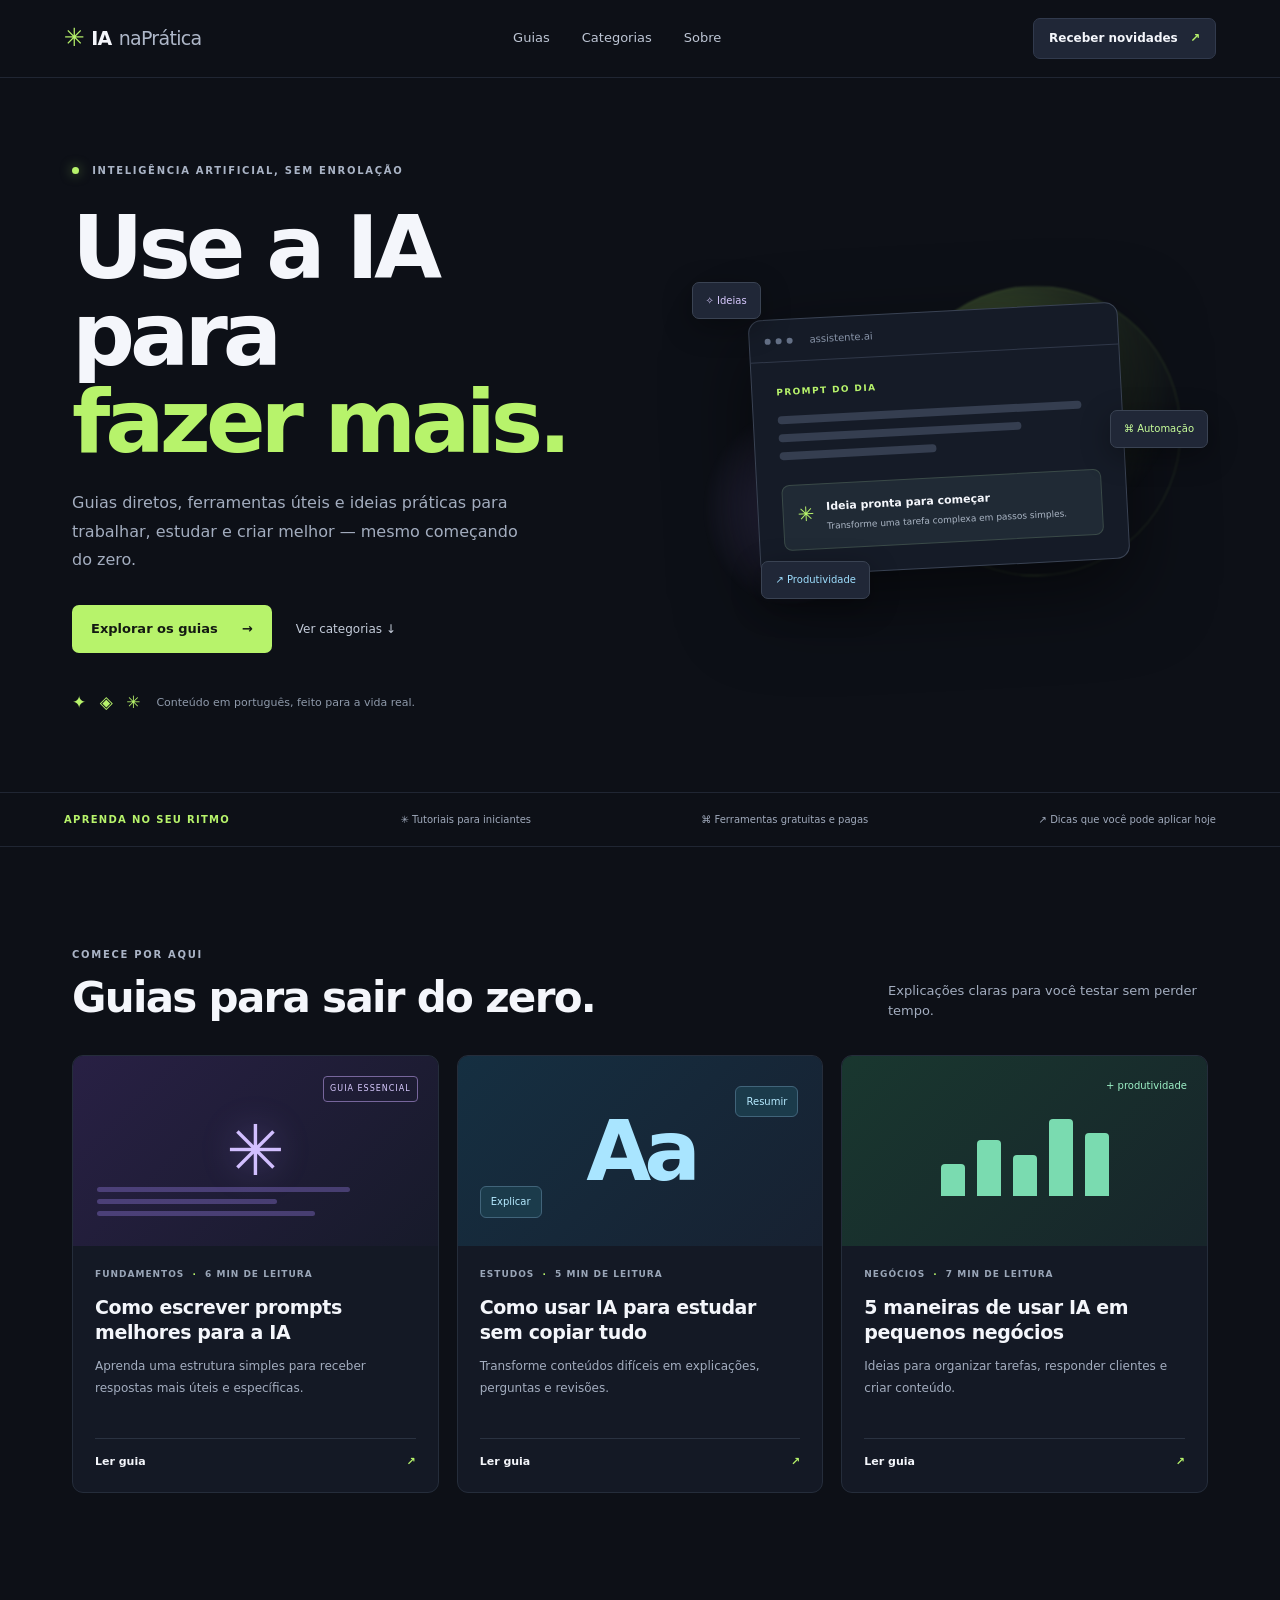
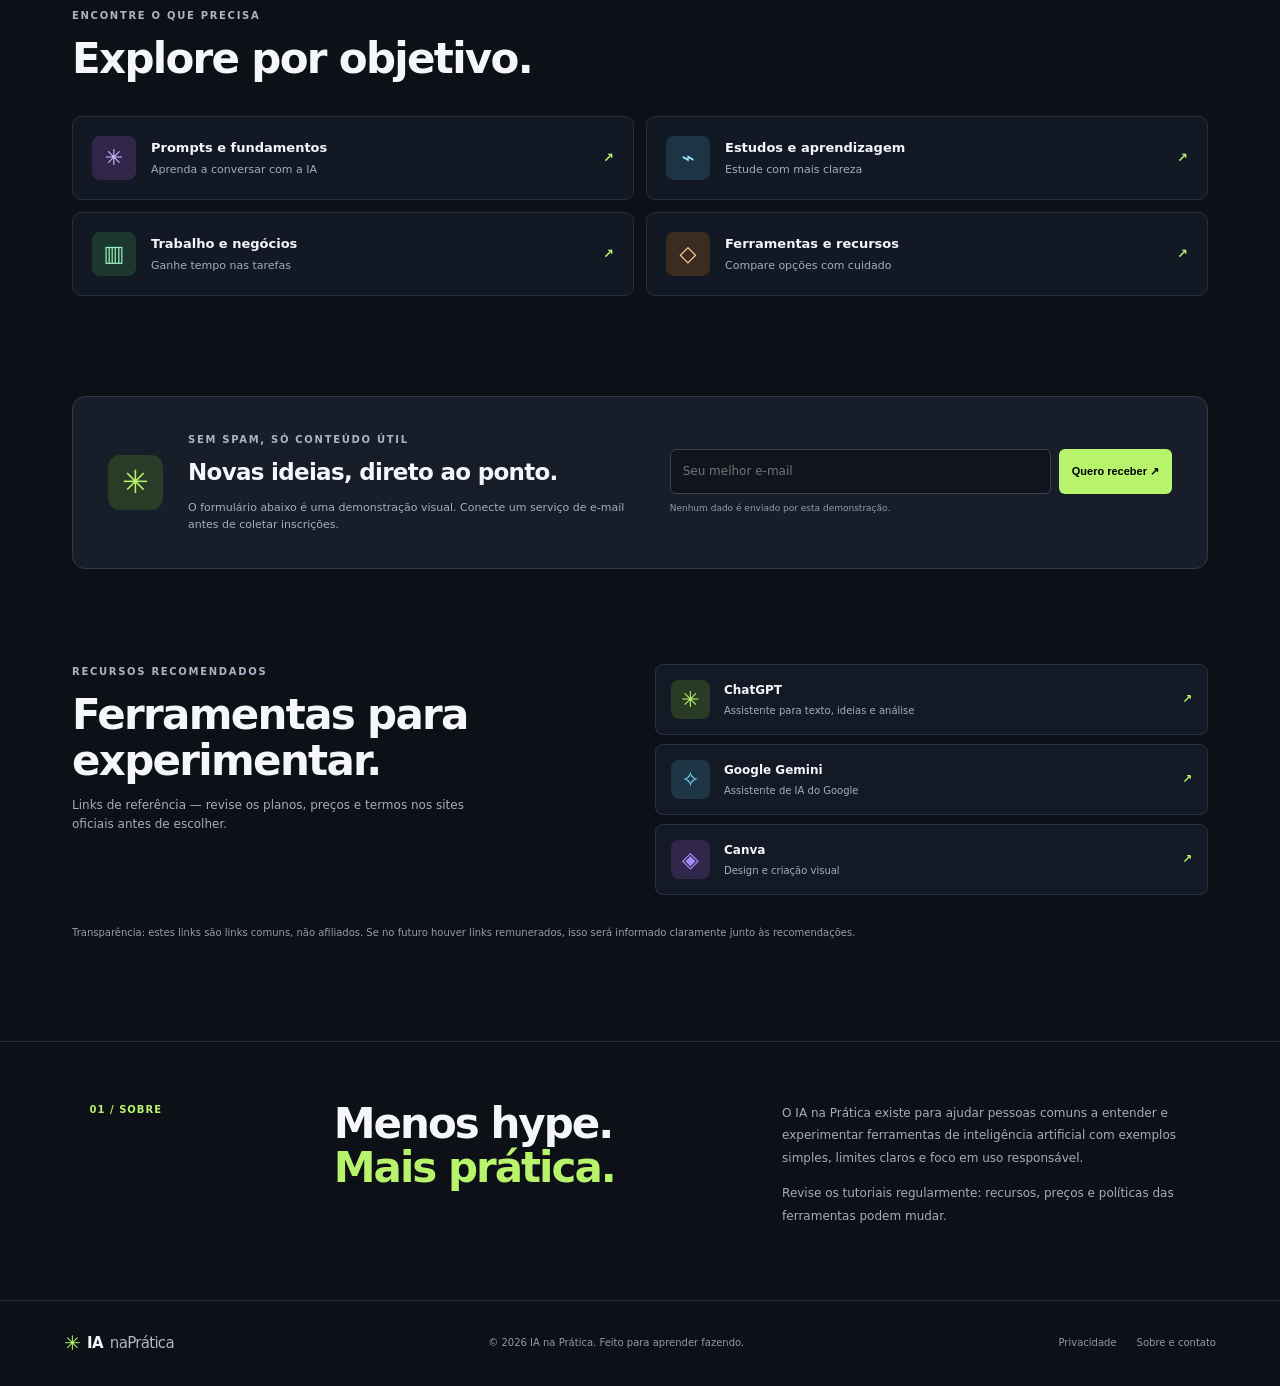
<file: index.html>
<!doctype html>
<html lang="pt-BR">
<head>
  <meta charset="utf-8">
  <meta name="viewport" content="width=device-width,initial-scale=1">
  <title>IA na Prática — Ferramentas de inteligência artificial sem complicação</title>
  <meta name="description" content="Guias simples, comparativos e tutoriais para usar ferramentas de inteligência artificial no trabalho, nos estudos e na criação de conteúdo.">
  <meta name="theme-color" content="#10131b">
  <link rel="canonical" href="https://SEU-DOMINIO.example/">
  <link rel="stylesheet" href="styles.css">
  <script defer src="script.js"></script>
  <meta property="og:title" content="IA na Prática">
  <meta property="og:description" content="Descubra como usar IA de forma prática, sem complicação.">
  <meta property="og:type" content="website">
</head>
<body>
<header class="topbar">
  <a class="brand" href="index.html"><span class="brand-mark">✳</span> IA<span>naPrática</span></a>
  <nav><a href="#guias">Guias</a><a href="#categorias">Categorias</a><a href="#sobre">Sobre</a></nav>
  <a class="nav-cta" href="#newsletter">Receber novidades <span>↗</span></a>
</header>
<main>
  <section class="hero">
    <div class="hero-copy">
      <div class="eyebrow"><span class="pulse"></span> INTELIGÊNCIA ARTIFICIAL, SEM ENROLAÇÃO</div>
      <h1>Use a IA para<br><em>fazer mais.</em></h1>
      <p>Guias diretos, ferramentas úteis e ideias práticas para trabalhar, estudar e criar melhor — mesmo começando do zero.</p>
      <div class="hero-actions"><a class="button primary" href="#guias">Explorar os guias <span>→</span></a><a class="text-link" href="#categorias">Ver categorias ↓</a></div>
      <div class="hero-note"><span class="avatars">✦ ◈ ✳</span> Conteúdo em português, feito para a vida real.</div>
    </div>
    <div class="hero-art" aria-label="Ilustração abstrata de inteligência artificial">
      <div class="orb orb-one"></div><div class="orb orb-two"></div>
      <div class="ai-window"><div class="window-top"><i></i><i></i><i></i><span>assistente.ai</span></div><div class="window-body"><div class="tiny-label">PROMPT DO DIA</div><div class="prompt-line long"></div><div class="prompt-line"></div><div class="prompt-line short"></div><div class="answer"><span>✳</span><div><b>Ideia pronta para começar</b><small>Transforme uma tarefa complexa em passos simples.</small></div></div></div></div>
      <div class="float-chip chip-a">✧ Ideias</div><div class="float-chip chip-b">⌘ Automação</div><div class="float-chip chip-c">↗ Produtividade</div>
    </div>
  </section>
  <section class="trust-strip"><span>APRENDA NO SEU RITMO</span><span>✳ Tutoriais para iniciantes</span><span>⌘ Ferramentas gratuitas e pagas</span><span>↗ Dicas que você pode aplicar hoje</span></section>
  <section class="section" id="guias">
    <div class="section-heading"><div><div class="eyebrow">COMECE POR AQUI</div><h2>Guias para sair do zero.</h2></div><p>Explicações claras para você testar sem perder tempo.</p></div>
    <div class="feature-grid">
      <a class="feature-card featured" href="artigos/como-escrever-prompts.html"><div class="card-visual visual-purple"><span class="visual-icon">✳</span><div class="visual-lines"><i></i><i></i><i></i></div><span class="visual-tag">GUIA ESSENCIAL</span></div><div class="card-content"><div class="meta">FUNDAMENTOS <span>·</span> 6 MIN DE LEITURA</div><h3>Como escrever prompts melhores para a IA</h3><p>Aprenda uma estrutura simples para receber respostas mais úteis e específicas.</p><span class="read-link">Ler guia <b>↗</b></span></div></a>
      <a class="feature-card" href="artigos/ia-para-estudar.html"><div class="card-visual visual-blue"><span class="big-symbol">Aa</span><span class="mini-bubble">Resumir</span><span class="mini-bubble bubble-two">Explicar</span></div><div class="card-content"><div class="meta">ESTUDOS <span>·</span> 5 MIN DE LEITURA</div><h3>Como usar IA para estudar sem copiar tudo</h3><p>Transforme conteúdos difíceis em explicações, perguntas e revisões.</p><span class="read-link">Ler guia <b>↗</b></span></div></a>
      <a class="feature-card" href="artigos/ia-para-pequenos-negocios.html"><div class="card-visual visual-green"><span class="chart-bars"><i></i><i></i><i></i><i></i><i></i></span><span class="chart-label">+ produtividade</span></div><div class="card-content"><div class="meta">NEGÓCIOS <span>·</span> 7 MIN DE LEITURA</div><h3>5 maneiras de usar IA em pequenos negócios</h3><p>Ideias para organizar tarefas, responder clientes e criar conteúdo.</p><span class="read-link">Ler guia <b>↗</b></span></div></a>
    </div>
  </section>
  <section class="category-section" id="categorias"><div class="section-heading"><div><div class="eyebrow">ENCONTRE O QUE PRECISA</div><h2>Explore por objetivo.</h2></div></div>
    <div class="category-grid"><a href="artigos/como-escrever-prompts.html"><span class="cat-icon purple">✳</span><span><b>Prompts e fundamentos</b><small>Aprenda a conversar com a IA</small></span><b class="arrow">↗</b></a><a href="artigos/ia-para-estudar.html"><span class="cat-icon blue">⌁</span><span><b>Estudos e aprendizagem</b><small>Estude com mais clareza</small></span><b class="arrow">↗</b></a><a href="artigos/ia-para-pequenos-negocios.html"><span class="cat-icon green">▥</span><span><b>Trabalho e negócios</b><small>Ganhe tempo nas tarefas</small></span><b class="arrow">↗</b></a><a href="#monetizacao"><span class="cat-icon orange">◇</span><span><b>Ferramentas e recursos</b><small>Compare opções com cuidado</small></span><b class="arrow">↗</b></a></div>
  </section>
  <section class="newsletter-section" id="newsletter"><div class="newsletter-mark">✳</div><div><div class="eyebrow">SEM SPAM, SÓ CONTEÚDO ÚTIL</div><h2>Novas ideias, direto ao ponto.</h2><p>O formulário abaixo é uma demonstração visual. Conecte um serviço de e-mail antes de coletar inscrições.</p></div><form class="signup-form" id="signup-form"><label class="sr-only" for="email">Seu e-mail</label><input id="email" type="email" placeholder="Seu melhor e-mail" required><button type="submit">Quero receber ↗</button><small id="form-message">Nenhum dado é enviado por esta demonstração.</small></form></section>
  <section class="monetization" id="monetizacao"><div><div class="eyebrow">RECURSOS RECOMENDADOS</div><h2>Ferramentas para experimentar.</h2><p>Links de referência — revise os planos, preços e termos nos sites oficiais antes de escolher.</p></div><div class="tool-links"><a href="https://chatgpt.com/" target="_blank" rel="noopener noreferrer"><span class="tool-icon">✳</span><span><b>ChatGPT</b><small>Assistente para texto, ideias e análise</small></span><b>↗</b></a><a href="https://gemini.google.com/" target="_blank" rel="noopener noreferrer"><span class="tool-icon blue-icon">✧</span><span><b>Google Gemini</b><small>Assistente de IA do Google</small></span><b>↗</b></a><a href="https://www.canva.com/" target="_blank" rel="noopener noreferrer"><span class="tool-icon purple-icon">◈</span><span><b>Canva</b><small>Design e criação visual</small></span><b>↗</b></a></div><p class="disclosure">Transparência: estes links são links comuns, não afiliados. Se no futuro houver links remunerados, isso será informado claramente junto às recomendações.</p></section>
  <section class="about-section" id="sobre"><div class="about-number">01 / SOBRE</div><div><h2>Menos hype.<br><em>Mais prática.</em></h2></div><div><p>O IA na Prática existe para ajudar pessoas comuns a entender e experimentar ferramentas de inteligência artificial com exemplos simples, limites claros e foco em uso responsável.</p><p>Revise os tutoriais regularmente: recursos, preços e políticas das ferramentas podem mudar.</p></div></section>
</main>
<footer><a class="brand" href="index.html"><span class="brand-mark">✳</span> IA<span>naPrática</span></a><span>© <span id="year"></span> IA na Prática. Feito para aprender fazendo.</span><div><a href="privacidade.html">Privacidade</a><a href="sobre.html">Sobre e contato</a></div></footer>
</body></html>
</file>
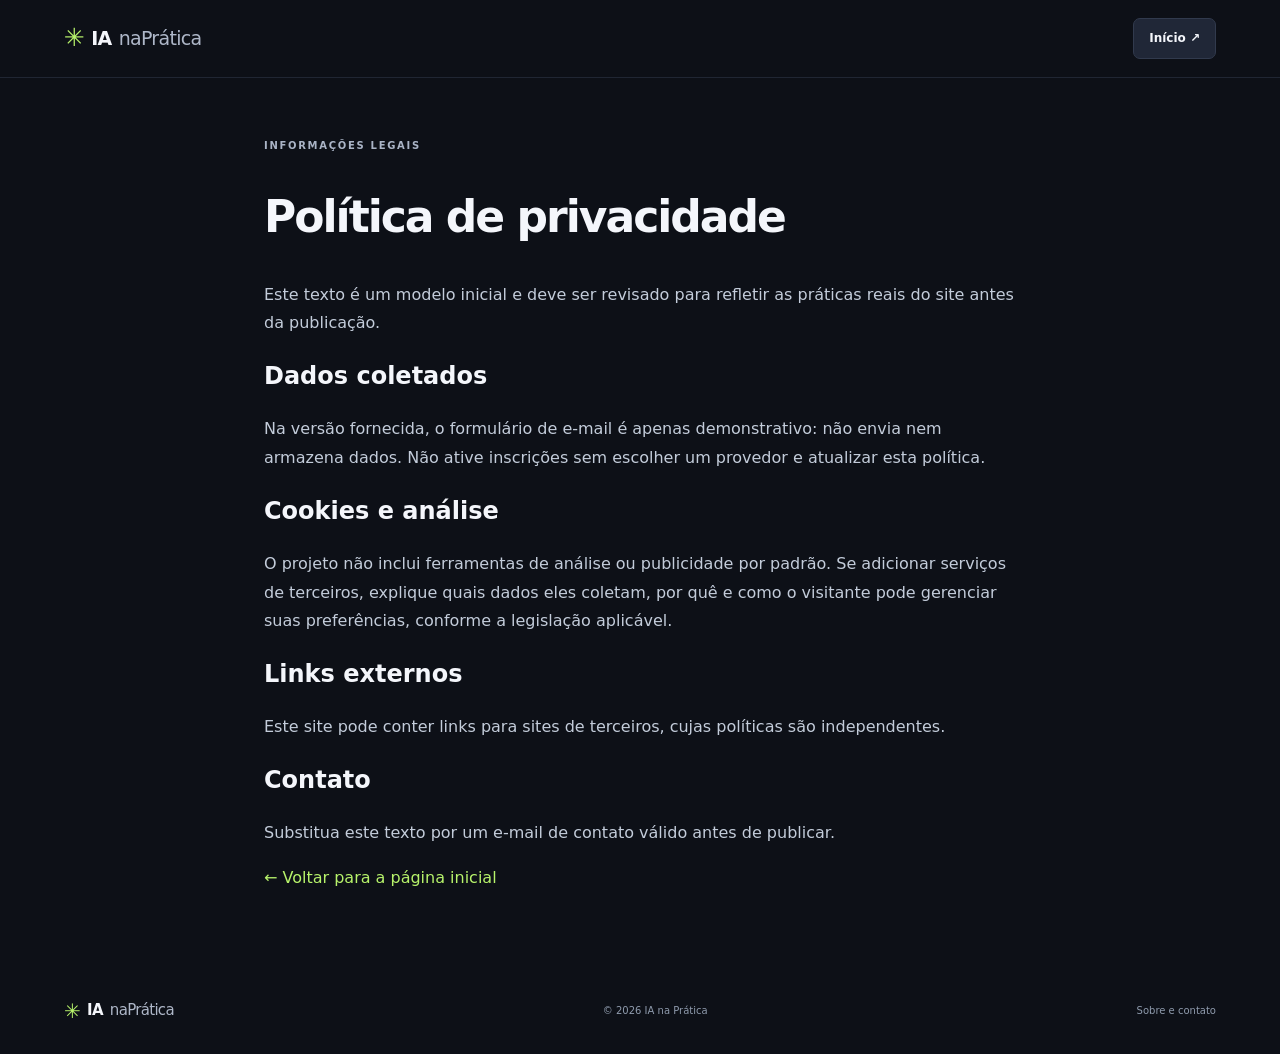
<file: privacidade.html>
<!doctype html><html lang="pt-BR"><head><meta charset="utf-8"><meta name="viewport" content="width=device-width,initial-scale=1"><title>Política de privacidade | IA na Prática</title><meta name="description" content="Informações sobre privacidade no site IA na Prática."><link rel="stylesheet" href="styles.css"></head><body><header class="topbar"><a class="brand" href="index.html"><span class="brand-mark">✳</span> IA<span>naPrática</span></a><a class="nav-cta" href="index.html">Início ↗</a></header><main class="plain-page"><div class="eyebrow">INFORMAÇÕES LEGAIS</div><h1>Política de privacidade</h1><p>Este texto é um modelo inicial e deve ser revisado para refletir as práticas reais do site antes da publicação.</p><h2>Dados coletados</h2><p>Na versão fornecida, o formulário de e-mail é apenas demonstrativo: não envia nem armazena dados. Não ative inscrições sem escolher um provedor e atualizar esta política.</p><h2>Cookies e análise</h2><p>O projeto não inclui ferramentas de análise ou publicidade por padrão. Se adicionar serviços de terceiros, explique quais dados eles coletam, por quê e como o visitante pode gerenciar suas preferências, conforme a legislação aplicável.</p><h2>Links externos</h2><p>Este site pode conter links para sites de terceiros, cujas políticas são independentes.</p><h2>Contato</h2><p>Substitua este texto por um e-mail de contato válido antes de publicar.</p><p><a href="index.html">← Voltar para a página inicial</a></p></main><footer><a class="brand" href="index.html"><span class="brand-mark">✳</span> IA<span>naPrática</span></a><span>© 2026 IA na Prática</span><div><a href="sobre.html">Sobre e contato</a></div></footer></body></html>
</file>
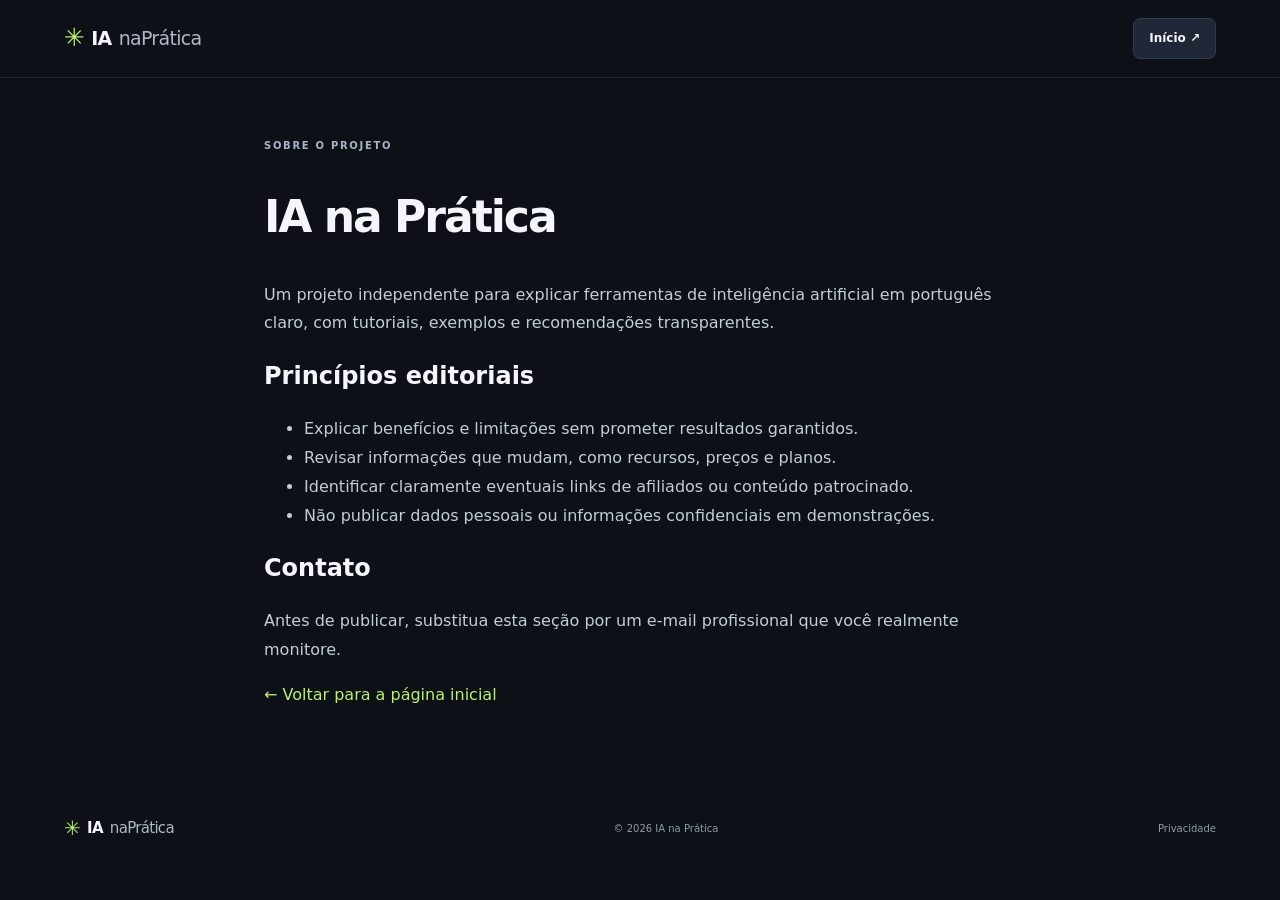
<file: sobre.html>
<!doctype html><html lang="pt-BR"><head><meta charset="utf-8"><meta name="viewport" content="width=device-width,initial-scale=1"><title>Sobre e contato | IA na Prática</title><meta name="description" content="Conheça a proposta editorial do IA na Prática e saiba como entrar em contato."><link rel="stylesheet" href="styles.css"></head><body><header class="topbar"><a class="brand" href="index.html"><span class="brand-mark">✳</span> IA<span>naPrática</span></a><a class="nav-cta" href="index.html">Início ↗</a></header><main class="plain-page"><div class="eyebrow">SOBRE O PROJETO</div><h1>IA na Prática</h1><p>Um projeto independente para explicar ferramentas de inteligência artificial em português claro, com tutoriais, exemplos e recomendações transparentes.</p><h2>Princípios editoriais</h2><ul><li>Explicar benefícios e limitações sem prometer resultados garantidos.</li><li>Revisar informações que mudam, como recursos, preços e planos.</li><li>Identificar claramente eventuais links de afiliados ou conteúdo patrocinado.</li><li>Não publicar dados pessoais ou informações confidenciais em demonstrações.</li></ul><h2>Contato</h2><p>Antes de publicar, substitua esta seção por um e-mail profissional que você realmente monitore.</p><p><a href="index.html">← Voltar para a página inicial</a></p></main><footer><a class="brand" href="index.html"><span class="brand-mark">✳</span> IA<span>naPrática</span></a><span>© 2026 IA na Prática</span><div><a href="privacidade.html">Privacidade</a></div></footer></body></html>
</file>
<file: styles.css>
:root{--bg:#0d1017;--panel:#141925;--panel2:#191f2d;--text:#f4f6fb;--muted:#a3adbf;--line:#2b3241;--accent:#b7f36b;--purple:#a78bfa;--blue:#7dd3fc;--green:#86efac;--orange:#fdba74}*{box-sizing:border-box}html{scroll-behavior:smooth}body{margin:0;background:var(--bg);color:var(--text);font-family:Inter,ui-sans-serif,system-ui,-apple-system,BlinkMacSystemFont,"Segoe UI",sans-serif;line-height:1.55}a{color:inherit;text-decoration:none}.topbar{height:78px;display:flex;align-items:center;justify-content:space-between;padding:0 max(5vw,24px);border-bottom:1px solid #202633;gap:24px}.brand{font-weight:800;letter-spacing:-.7px;font-size:19px;display:flex;align-items:center;gap:7px;white-space:nowrap}.brand>span:last-child{color:#aeb7c8;font-weight:500}.brand-mark{color:var(--accent);font-size:25px}.topbar nav{display:flex;gap:32px;color:#bdc5d4;font-size:13px}.topbar nav a:hover,footer a:hover{color:var(--accent)}.nav-cta{font-size:12px;font-weight:700;background:#202737;border:1px solid #313a4d;padding:10px 15px;border-radius:7px}.nav-cta span{color:var(--accent);margin-left:8px}.hero{max-width:1200px;margin:auto;min-height:570px;padding:85px 32px 76px;display:grid;grid-template-columns:1fr 1fr;gap:60px;align-items:center}.eyebrow{font-size:10px;font-weight:800;letter-spacing:1.7px;color:#aab4c6}.pulse{display:inline-block;width:7px;height:7px;border-radius:50%;background:var(--accent);margin-right:8px;box-shadow:0 0 12px #b7f36b80}.hero h1{font-size:clamp(55px,7vw,88px);line-height:.99;letter-spacing:-5px;margin:25px 0 24px;font-weight:800}.hero h1 em,.about-section h2 em{font-style:normal;color:var(--accent)}.hero-copy>p{max-width:470px;color:var(--muted);font-size:16px;line-height:1.8}.hero-actions{display:flex;align-items:center;gap:24px;margin-top:30px}.button{display:inline-flex;align-items:center;gap:24px;padding:14px 19px;border-radius:7px;font-size:13px;font-weight:800}.primary{background:var(--accent);color:#141a12}.primary:hover{background:#c9ff88}.text-link{font-size:12px;color:#c4ccda}.hero-note{margin-top:36px;font-size:11px;color:#8f9aab;display:flex;align-items:center;gap:12px}.avatars{letter-spacing:4px;color:var(--accent);font-size:17px}.hero-art{height:365px;position:relative;display:flex;align-items:center;justify-content:center;overflow:visible}.orb{position:absolute;border-radius:50%;filter:blur(1px)}.orb-one{width:290px;height:290px;background:radial-gradient(circle at 35% 25%,#b7f36b45,transparent 68%);border:1px solid #b7f36b22;right:5%;top:8%}.orb-two{width:190px;height:190px;background:radial-gradient(circle at 60% 50%,#a78bfa44,transparent 70%);left:4%;bottom:5%}.ai-window{position:relative;width:min(370px,90%);border:1px solid #3a4354;background:#151b27;border-radius:13px;box-shadow:0 28px 80px #0008;transform:rotate(-3deg);z-index:1}.window-top{height:42px;border-bottom:1px solid #303849;display:flex;align-items:center;padding:0 15px;gap:5px}.window-top i{width:6px;height:6px;border-radius:50%;background:#647086}.window-top span{font-size:10px;color:#8894a8;margin-left:12px}.window-body{padding:24px}.tiny-label{font-size:9px;letter-spacing:1.4px;color:var(--accent);font-weight:800;margin-bottom:16px}.prompt-line{height:8px;width:76%;background:#353e50;border-radius:10px;margin:10px 0}.prompt-line.long{width:95%}.prompt-line.short{width:49%}.answer{margin-top:25px;background:#202a35;border:1px solid #3a4a48;border-radius:8px;padding:14px;display:flex;gap:12px;align-items:flex-start}.answer>span{color:var(--accent);font-size:20px}.answer b,.answer small{display:block}.answer b{font-size:11px}.answer small{font-size:9px;color:#aab5c4;margin-top:5px}.float-chip{position:absolute;z-index:2;background:#202737;border:1px solid #3a4353;border-radius:7px;padding:10px 13px;font-size:10px;box-shadow:0 8px 30px #0005}.chip-a{top:25px;left:4%;color:#d8caff}.chip-b{right:0;top:42%;color:#c8ff9a}.chip-c{bottom:23px;left:17%;color:#9edfff}.trust-strip{border-top:1px solid #202633;border-bottom:1px solid #202633;padding:19px 5vw;display:flex;justify-content:space-between;gap:20px;flex-wrap:wrap;color:#a0aabc;font-size:10px}.trust-strip span:first-child{color:var(--accent);letter-spacing:1.3px;font-weight:800}.section,.category-section,.monetization{max-width:1200px;margin:auto;padding:100px 32px}.section-heading{display:flex;justify-content:space-between;align-items:end;gap:30px;margin-bottom:34px}.section-heading h2,.monetization h2{font-size:clamp(30px,4vw,42px);line-height:1.1;letter-spacing:-1.7px;margin:12px 0 0}.section-heading>p{max-width:320px;font-size:13px;color:var(--muted);margin:0}.feature-grid{display:grid;grid-template-columns:repeat(3,1fr);gap:18px}.feature-card{background:var(--panel);border:1px solid #252d3b;border-radius:11px;overflow:hidden;transition:transform .2s,border-color .2s}.feature-card:hover{transform:translateY(-4px);border-color:#59634e}.card-visual{height:190px;position:relative;overflow:hidden;display:flex;align-items:center;justify-content:center}.visual-purple{background:linear-gradient(135deg,#282044,#171a2a)}.visual-blue{background:linear-gradient(135deg,#152f41,#172131)}.visual-green{background:linear-gradient(135deg,#19372f,#17252a)}.visual-icon{font-size:70px;color:#d2bfff;text-shadow:0 0 35px #a78bfa66}.visual-lines{position:absolute;left:24px;right:24px;bottom:30px;display:flex;flex-direction:column;gap:7px}.visual-lines i{height:5px;border-radius:10px;background:#a78bfa50;width:80%}.visual-lines i:nth-child(2){width:57%}.visual-lines i:nth-child(3){width:69%}.visual-tag{position:absolute;top:20px;right:20px;border:1px solid #77669c;border-radius:4px;color:#d8caff;font-size:8px;letter-spacing:1px;padding:6px}.big-symbol{font-size:84px;letter-spacing:-7px;color:#a9e5ff;font-weight:800}.mini-bubble{position:absolute;top:30px;right:24px;padding:7px 10px;background:#1b3b4b;border:1px solid #41647a;border-radius:6px;font-size:10px;color:#b6eaff}.bubble-two{top:auto;right:auto;bottom:28px;left:22px}.chart-bars{height:90px;display:flex;align-items:end;gap:12px}.chart-bars i{width:24px;border-radius:4px 4px 0 0;background:#7adbb0;height:35%}.chart-bars i:nth-child(2){height:62%}.chart-bars i:nth-child(3){height:45%}.chart-bars i:nth-child(4){height:86%}.chart-bars i:nth-child(5){height:70%}.chart-label{position:absolute;right:20px;top:22px;font-size:10px;color:#9df1c7}.card-content{padding:22px}.meta{font-size:9px;letter-spacing:1px;color:#9aa6b8;font-weight:700}.meta span{color:var(--accent);padding:0 4px}.card-content h3{font-size:19px;line-height:1.3;letter-spacing:-.4px;margin:13px 0 10px}.card-content p{font-size:12px;color:var(--muted);line-height:1.8;min-height:62px}.read-link{display:flex;justify-content:space-between;margin-top:20px;padding-top:14px;border-top:1px solid #2a3241;font-size:11px;font-weight:800}.read-link b{color:var(--accent)}.category-section{padding-top:15px}.category-grid{display:grid;grid-template-columns:1fr 1fr;gap:12px}.category-grid>a{display:flex;align-items:center;gap:15px;background:#131924;border:1px solid #262e3c;border-radius:9px;padding:19px}.cat-icon{width:44px;height:44px;display:grid;place-items:center;border-radius:8px;font-size:22px;flex-shrink:0}.purple{background:#302649;color:#cdbaff}.blue{background:#1c3545;color:#a4e3ff}.green{background:#1c382e;color:#9af0c1}.orange{background:#3c2c20;color:#ffcc9d}.category-grid b,.category-grid small{display:block}.category-grid b{font-size:13px}.category-grid small{font-size:11px;color:var(--muted);margin-top:3px}.category-grid .arrow{margin-left:auto;color:var(--accent)}.newsletter-section{max-width:1136px;margin:0 auto 40px;padding:35px;background:#171e2a;border:1px solid #30394a;border-radius:13px;display:grid;grid-template-columns:auto 1fr 1.1fr;gap:25px;align-items:center}.newsletter-mark{width:55px;height:55px;border-radius:12px;background:#293c27;color:var(--accent);font-size:32px;display:grid;place-items:center}.newsletter-section h2{font-size:23px;letter-spacing:-.7px;margin:8px 0}.newsletter-section p{font-size:11px;color:var(--muted);margin:0;max-width:450px}.signup-form{display:grid;grid-template-columns:1fr auto;gap:8px}.signup-form input{min-width:0;background:#0f141d;border:1px solid #394254;border-radius:6px;padding:12px;color:white;font:inherit;font-size:12px}.signup-form button{border:0;border-radius:6px;background:var(--accent);padding:0 13px;font-size:11px;font-weight:800;cursor:pointer}.signup-form small{grid-column:1/-1;color:#8f9bad;font-size:9px}.monetization{padding-top:55px;display:grid;grid-template-columns:1fr 1fr;gap:30px}.monetization>div:first-child p{font-size:12px;color:var(--muted);max-width:400px}.tool-links{display:flex;flex-direction:column;gap:9px}.tool-links>a{display:flex;align-items:center;gap:14px;padding:15px;background:#141a25;border:1px solid #283141;border-radius:8px}.tool-icon{width:39px;height:39px;border-radius:8px;background:#293a25;color:var(--accent);display:grid;place-items:center;font-size:22px}.blue-icon{background:#1d3545;color:var(--blue)}.purple-icon{background:#302649;color:var(--purple)}.tool-links span:nth-child(2){flex:1}.tool-links b,.tool-links small{display:block}.tool-links b{font-size:12px}.tool-links small{font-size:10px;color:var(--muted);margin-top:3px}.tool-links>a>b:last-child{color:var(--accent)}.disclosure{grid-column:1/-1;font-size:10px;color:#929db0;margin:0}.about-section{border-top:1px solid #252c39;border-bottom:1px solid #252c39;padding:60px max(7vw,32px);display:grid;grid-template-columns:.5fr 1fr 1fr;gap:40px;align-items:start}.about-number{font-size:10px;color:var(--accent);letter-spacing:1px;font-weight:800}.about-section h2{font-size:42px;line-height:1.05;letter-spacing:-2px;margin:0}.about-section p{font-size:12px;line-height:1.9;color:var(--muted);margin-top:0}footer{display:flex;align-items:center;justify-content:space-between;gap:25px;padding:27px 5vw;color:#8f9bad;font-size:10px}footer .brand{color:var(--text);font-size:15px}footer .brand-mark{font-size:20px}footer div{display:flex;gap:20px}.article-wrap{max-width:800px;margin:auto;padding:70px 25px 100px}.article-wrap .eyebrow{margin-bottom:20px}.article-wrap h1{font-size:clamp(38px,6vw,62px);letter-spacing:-2.5px;line-height:1.05;margin:0 0 20px}.article-lead{font-size:18px;color:#b2bdcf;line-height:1.7}.article-meta{font-size:11px;color:#98a4b6;margin:22px 0 35px}.article-body{font-size:16px;color:#d4d9e3;line-height:1.9}.article-body h2{color:white;font-size:27px;letter-spacing:-.7px;margin-top:42px}.article-body h3{color:white;font-size:20px;margin-top:28px}.article-body a{color:var(--accent);text-decoration:underline}.article-body li{margin:8px 0}.callout{background:#19251c;border:1px solid #35503a;padding:18px;border-radius:8px;margin:25px 0}.callout b{color:var(--accent)}.article-footer{border-top:1px solid var(--line);margin-top:45px;padding-top:20px;color:var(--muted);font-size:12px}.plain-page{max-width:800px;margin:auto;padding:60px 24px;min-height:60vh}.plain-page h1{font-size:44px;letter-spacing:-2px}.plain-page p,.plain-page li{color:#c3ccda;line-height:1.8}.plain-page a{color:var(--accent)}.sr-only{position:absolute;width:1px;height:1px;padding:0;margin:-1px;overflow:hidden;clip:rect(0,0,0,0);white-space:nowrap;border:0}@media(max-width:800px){.topbar{height:68px}.topbar nav{display:none}.hero{grid-template-columns:1fr;gap:15px;padding-top:60px}.hero-art{height:310px}.feature-grid{grid-template-columns:1fr}.card-visual{height:180px}.section-heading{align-items:start;flex-direction:column}.newsletter-section{margin:0 20px 25px;grid-template-columns:auto 1fr}.signup-form{grid-column:1/-1}.monetization{grid-template-columns:1fr;padding-top:55px}.about-section{grid-template-columns:1fr;gap:18px}.about-section h2{font-size:38px}.trust-strip{justify-content:flex-start}.category-grid{grid-template-columns:1fr}footer{flex-wrap:wrap}.newsletter-section{padding:25px}.hero h1{letter-spacing:-3px}}@media(max-width:450px){.nav-cta{font-size:0;padding:10px}.nav-cta span{font-size:13px;margin:0}.hero{padding-left:22px;padding-right:22px}.hero-actions{gap:15px}.button{gap:10px}.hero-art{transform:scale(.94);margin:0 -12px}.section,.category-section,.monetization{padding-left:22px;padding-right:22px}.signup-form{grid-template-columns:1fr}.signup-form button{padding:12px}.signup-form small{grid-column:auto}footer{padding:25px 22px}}
</file>
